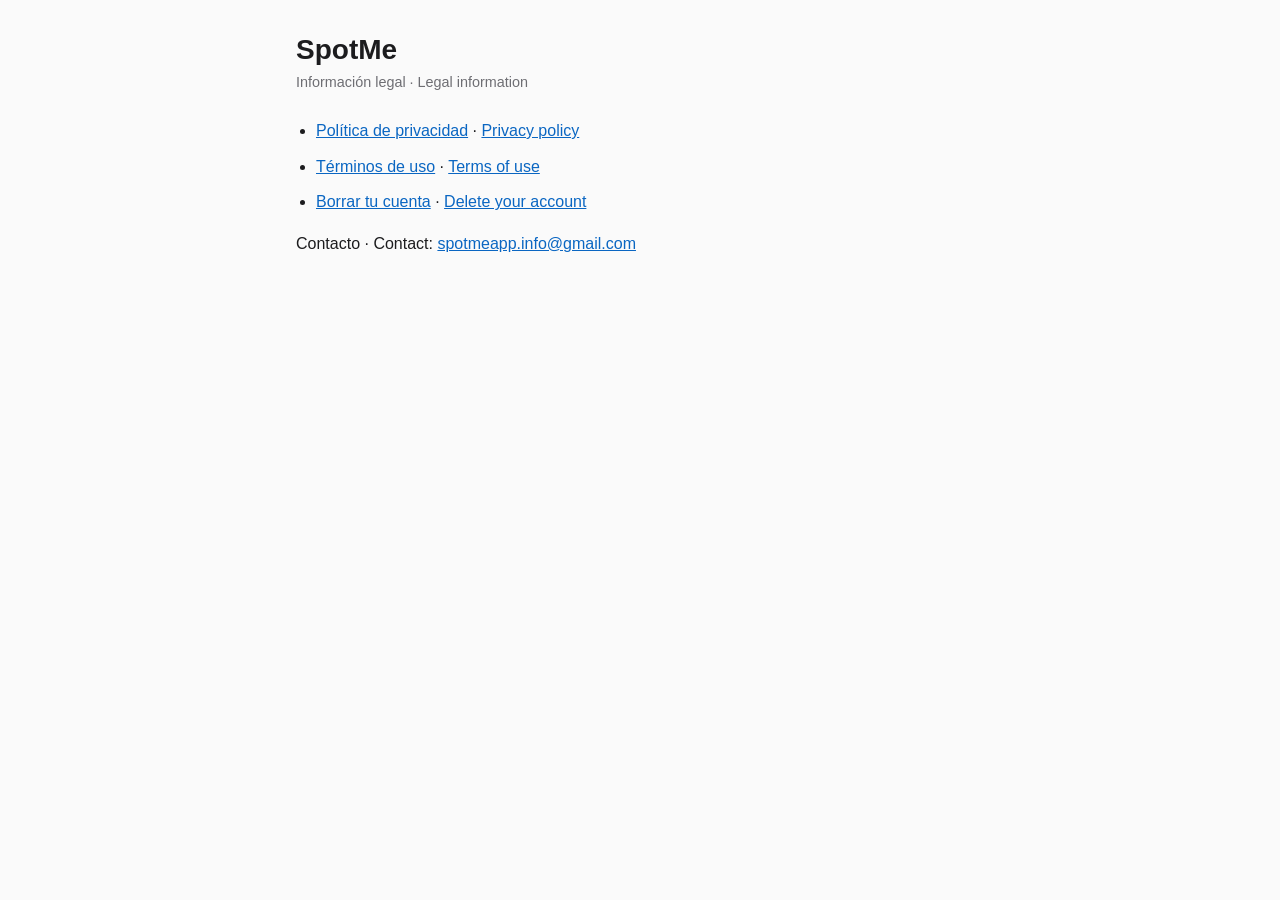
<file: index.html>
<!doctype html>
<html lang="es">
<head>
<meta charset="utf-8">
<meta name="viewport" content="width=device-width, initial-scale=1">
<title>SpotMe · Legal</title>
<link rel="stylesheet" href="style.css">
</head>
<body>
<main>
<h1>SpotMe</h1>
<p class="meta">Información legal · Legal information</p>
<ul>
<li><a href="privacidad.html">Política de privacidad</a> · <a href="privacy.html">Privacy policy</a></li>
<li><a href="terminos.html">Términos de uso</a> · <a href="terms.html">Terms of use</a></li>
<li><a href="borrar-cuenta.html">Borrar tu cuenta</a> · <a href="borrar-cuenta.html#en">Delete your account</a></li>
</ul>
<p>Contacto · Contact: <a href="mailto:spotmeapp.info@gmail.com">spotmeapp.info@gmail.com</a></p>
</main>
</body>
</html>
</file>
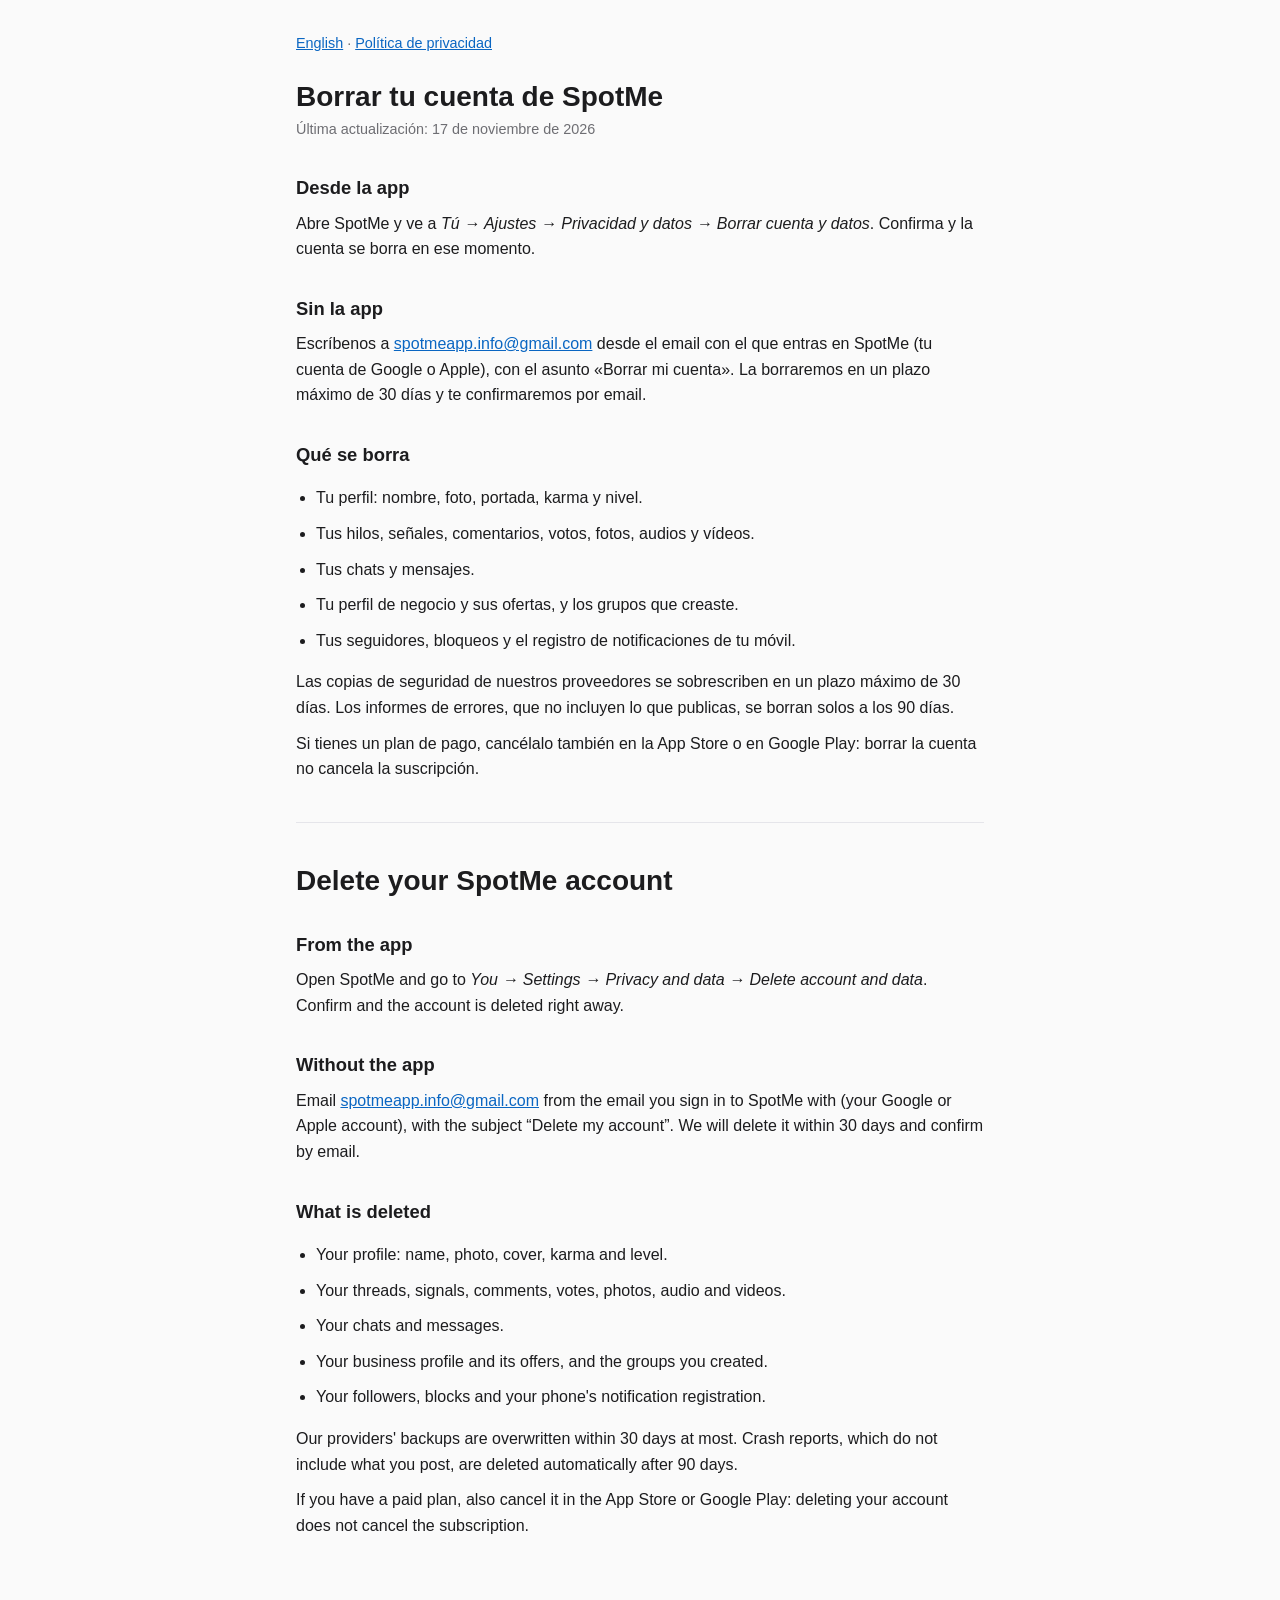
<file: borrar-cuenta.html>
<!doctype html>
<html lang="es">
<head>
<meta charset="utf-8">
<meta name="viewport" content="width=device-width, initial-scale=1">
<title>Borrar tu cuenta · SpotMe</title>
<link rel="stylesheet" href="style.css">
</head>
<body>
<main>
<nav><a href="#en">English</a> · <a href="privacidad.html">Política de privacidad</a></nav>
<h1>Borrar tu cuenta de SpotMe</h1>
<p class="meta">Última actualización: 17 de noviembre de 2026</p>

<h2>Desde la app</h2>
<p>Abre SpotMe y ve a <em>Tú → Ajustes → Privacidad y datos → Borrar cuenta y datos</em>. Confirma y la cuenta se borra en ese momento.</p>

<h2>Sin la app</h2>
<p>Escríbenos a <a href="mailto:spotmeapp.info@gmail.com?subject=Borrar%20mi%20cuenta%20de%20SpotMe">spotmeapp.info@gmail.com</a> desde el email con el que entras en SpotMe (tu cuenta de Google o Apple), con el asunto «Borrar mi cuenta». La borraremos en un plazo máximo de 30 días y te confirmaremos por email.</p>

<h2>Qué se borra</h2>
<ul>
<li>Tu perfil: nombre, foto, portada, karma y nivel.</li>
<li>Tus hilos, señales, comentarios, votos, fotos, audios y vídeos.</li>
<li>Tus chats y mensajes.</li>
<li>Tu perfil de negocio y sus ofertas, y los grupos que creaste.</li>
<li>Tus seguidores, bloqueos y el registro de notificaciones de tu móvil.</li>
</ul>
<p>Las copias de seguridad de nuestros proveedores se sobrescriben en un plazo máximo de 30 días. Los informes de errores, que no incluyen lo que publicas, se borran solos a los 90 días.</p>
<p>Si tienes un plan de pago, cancélalo también en la App Store o en Google Play: borrar la cuenta no cancela la suscripción.</p>

<hr id="en" style="border:0;border-top:1px solid var(--line);margin:40px 0">

<h1>Delete your SpotMe account</h1>

<h2>From the app</h2>
<p>Open SpotMe and go to <em>You → Settings → Privacy and data → Delete account and data</em>. Confirm and the account is deleted right away.</p>

<h2>Without the app</h2>
<p>Email <a href="mailto:spotmeapp.info@gmail.com?subject=Delete%20my%20SpotMe%20account">spotmeapp.info@gmail.com</a> from the email you sign in to SpotMe with (your Google or Apple account), with the subject “Delete my account”. We will delete it within 30 days and confirm by email.</p>

<h2>What is deleted</h2>
<ul>
<li>Your profile: name, photo, cover, karma and level.</li>
<li>Your threads, signals, comments, votes, photos, audio and videos.</li>
<li>Your chats and messages.</li>
<li>Your business profile and its offers, and the groups you created.</li>
<li>Your followers, blocks and your phone's notification registration.</li>
</ul>
<p>Our providers' backups are overwritten within 30 days at most. Crash reports, which do not include what you post, are deleted automatically after 90 days.</p>
<p>If you have a paid plan, also cancel it in the App Store or Google Play: deleting your account does not cancel the subscription.</p>
</main>
</body>
</html>
</file>
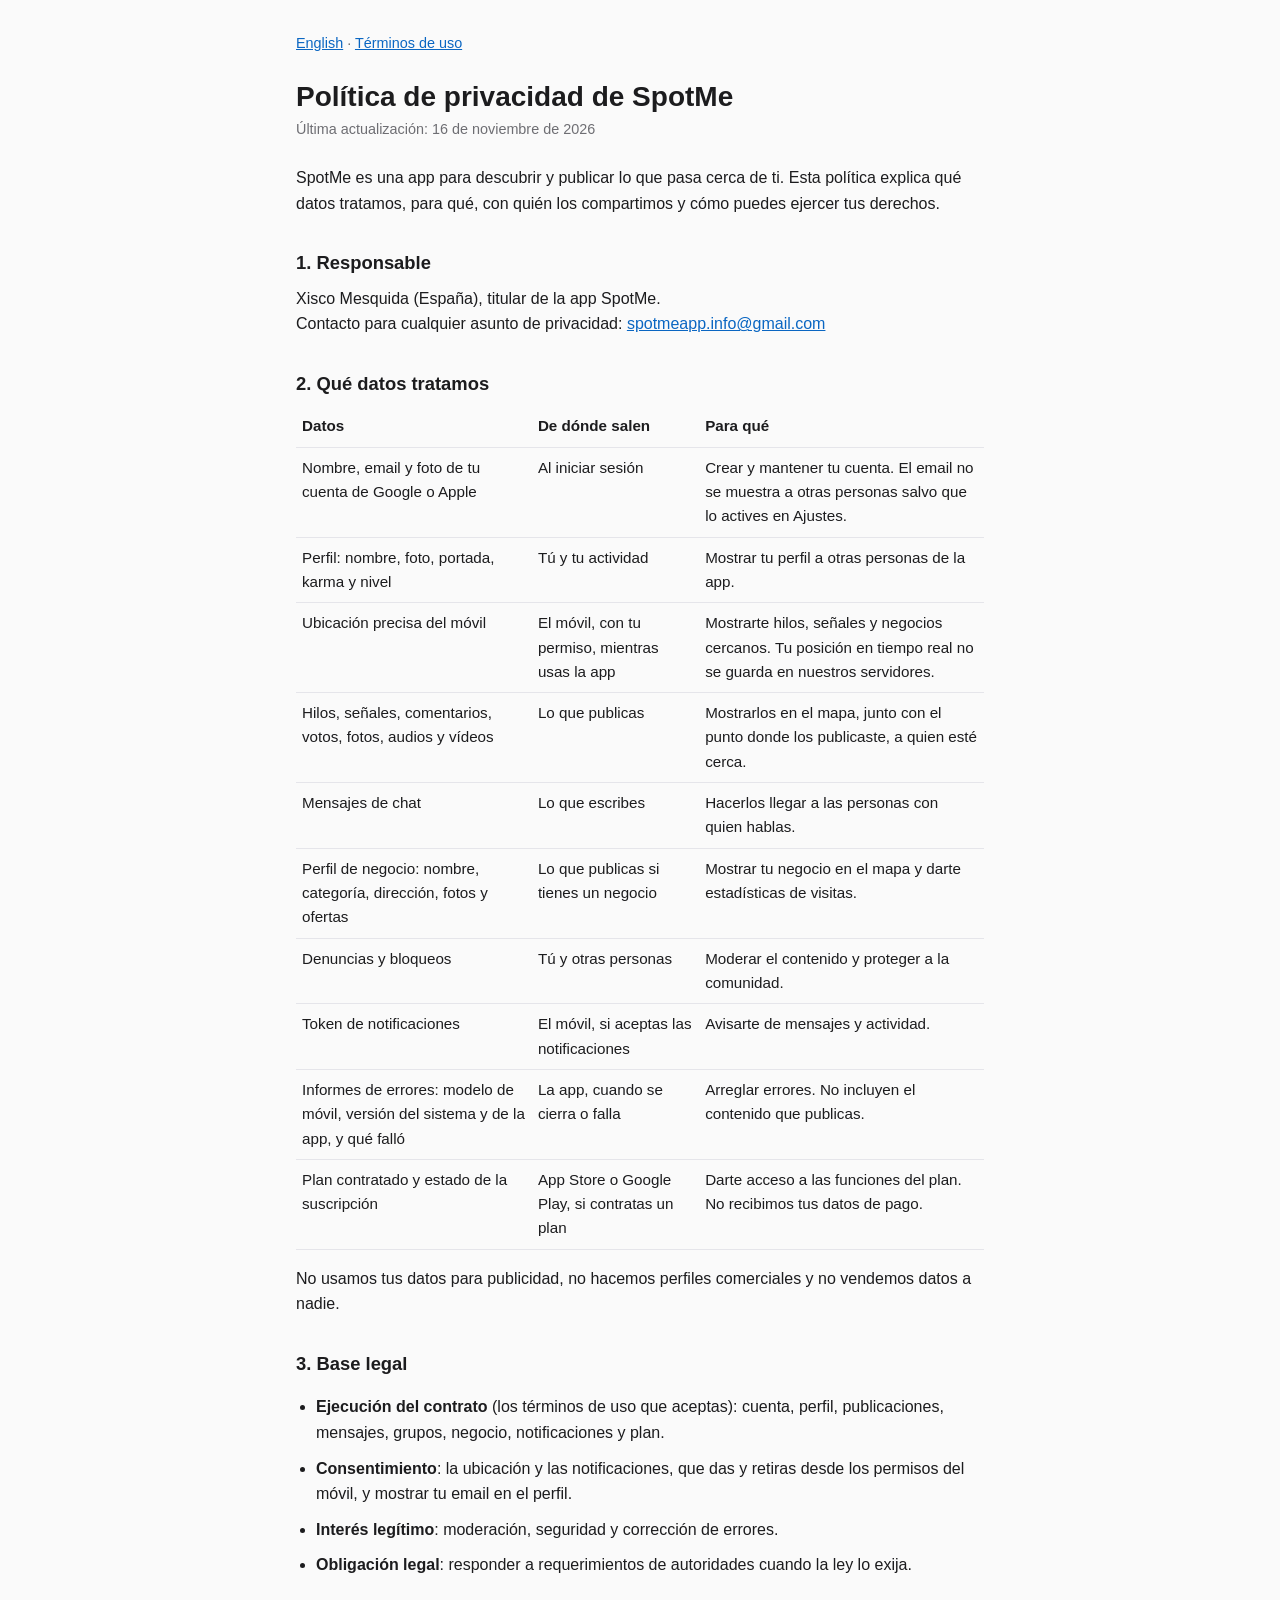
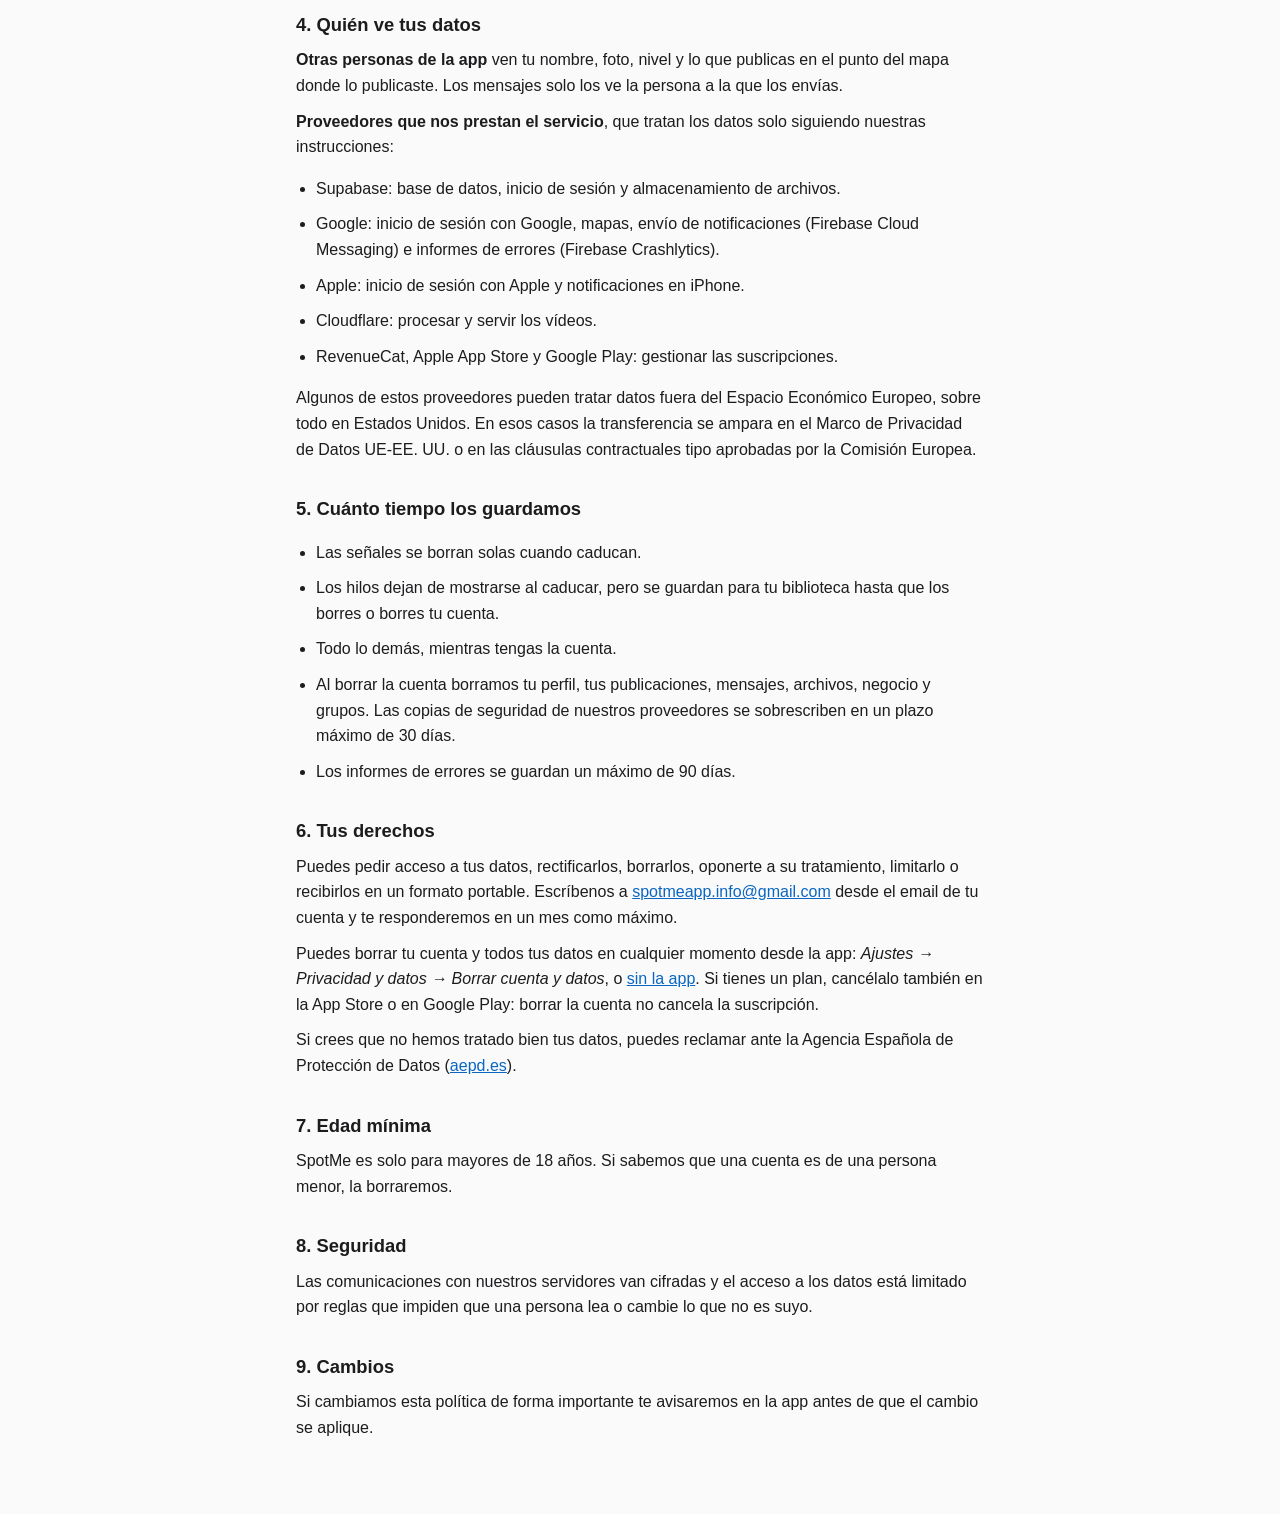
<file: privacidad.html>
<!doctype html>
<html lang="es">
<head>
<meta charset="utf-8">
<meta name="viewport" content="width=device-width, initial-scale=1">
<title>Política de privacidad · SpotMe</title>
<link rel="stylesheet" href="style.css">
</head>
<body>
<main>
<nav><a href="privacy.html">English</a> · <a href="terminos.html">Términos de uso</a></nav>
<h1>Política de privacidad de SpotMe</h1>
<p class="meta">Última actualización: 16 de noviembre de 2026</p>

<p>SpotMe es una app para descubrir y publicar lo que pasa cerca de ti. Esta política explica qué datos tratamos, para qué, con quién los compartimos y cómo puedes ejercer tus derechos.</p>

<h2>1. Responsable</h2>
<p>Xisco Mesquida (España), titular de la app SpotMe.<br>
Contacto para cualquier asunto de privacidad: <a href="mailto:spotmeapp.info@gmail.com">spotmeapp.info@gmail.com</a></p>

<h2>2. Qué datos tratamos</h2>
<table>
<thead><tr><th>Datos</th><th>De dónde salen</th><th>Para qué</th></tr></thead>
<tbody>
<tr><td>Nombre, email y foto de tu cuenta de Google o Apple</td><td>Al iniciar sesión</td><td>Crear y mantener tu cuenta. El email no se muestra a otras personas salvo que lo actives en Ajustes.</td></tr>
<tr><td>Perfil: nombre, foto, portada, karma y nivel</td><td>Tú y tu actividad</td><td>Mostrar tu perfil a otras personas de la app.</td></tr>
<tr><td>Ubicación precisa del móvil</td><td>El móvil, con tu permiso, mientras usas la app</td><td>Mostrarte hilos, señales y negocios cercanos. Tu posición en tiempo real no se guarda en nuestros servidores.</td></tr>
<tr><td>Hilos, señales, comentarios, votos, fotos, audios y vídeos</td><td>Lo que publicas</td><td>Mostrarlos en el mapa, junto con el punto donde los publicaste, a quien esté cerca.</td></tr>
<tr><td>Mensajes de chat</td><td>Lo que escribes</td><td>Hacerlos llegar a las personas con quien hablas.</td></tr>
<tr><td>Perfil de negocio: nombre, categoría, dirección, fotos y ofertas</td><td>Lo que publicas si tienes un negocio</td><td>Mostrar tu negocio en el mapa y darte estadísticas de visitas.</td></tr>
<tr><td>Denuncias y bloqueos</td><td>Tú y otras personas</td><td>Moderar el contenido y proteger a la comunidad.</td></tr>
<tr><td>Token de notificaciones</td><td>El móvil, si aceptas las notificaciones</td><td>Avisarte de mensajes y actividad.</td></tr>
<tr><td>Informes de errores: modelo de móvil, versión del sistema y de la app, y qué falló</td><td>La app, cuando se cierra o falla</td><td>Arreglar errores. No incluyen el contenido que publicas.</td></tr>
<tr><td>Plan contratado y estado de la suscripción</td><td>App Store o Google Play, si contratas un plan</td><td>Darte acceso a las funciones del plan. No recibimos tus datos de pago.</td></tr>
</tbody>
</table>
<p>No usamos tus datos para publicidad, no hacemos perfiles comerciales y no vendemos datos a nadie.</p>

<h2>3. Base legal</h2>
<ul>
<li><strong>Ejecución del contrato</strong> (los términos de uso que aceptas): cuenta, perfil, publicaciones, mensajes, grupos, negocio, notificaciones y plan.</li>
<li><strong>Consentimiento</strong>: la ubicación y las notificaciones, que das y retiras desde los permisos del móvil, y mostrar tu email en el perfil.</li>
<li><strong>Interés legítimo</strong>: moderación, seguridad y corrección de errores.</li>
<li><strong>Obligación legal</strong>: responder a requerimientos de autoridades cuando la ley lo exija.</li>
</ul>

<h2>4. Quién ve tus datos</h2>
<p><strong>Otras personas de la app</strong> ven tu nombre, foto, nivel y lo que publicas en el punto del mapa donde lo publicaste. Los mensajes solo los ve la persona a la que los envías.</p>
<p><strong>Proveedores que nos prestan el servicio</strong>, que tratan los datos solo siguiendo nuestras instrucciones:</p>
<ul>
<li>Supabase: base de datos, inicio de sesión y almacenamiento de archivos.</li>
<li>Google: inicio de sesión con Google, mapas, envío de notificaciones (Firebase Cloud Messaging) e informes de errores (Firebase Crashlytics).</li>
<li>Apple: inicio de sesión con Apple y notificaciones en iPhone.</li>
<li>Cloudflare: procesar y servir los vídeos.</li>
<li>RevenueCat, Apple App Store y Google Play: gestionar las suscripciones.</li>
</ul>
<p>Algunos de estos proveedores pueden tratar datos fuera del Espacio Económico Europeo, sobre todo en Estados Unidos. En esos casos la transferencia se ampara en el Marco de Privacidad de Datos UE-EE. UU. o en las cláusulas contractuales tipo aprobadas por la Comisión Europea.</p>

<h2>5. Cuánto tiempo los guardamos</h2>
<ul>
<li>Las señales se borran solas cuando caducan.</li>
<li>Los hilos dejan de mostrarse al caducar, pero se guardan para tu biblioteca hasta que los borres o borres tu cuenta.</li>
<li>Todo lo demás, mientras tengas la cuenta.</li>
<li>Al borrar la cuenta borramos tu perfil, tus publicaciones, mensajes, archivos, negocio y grupos. Las copias de seguridad de nuestros proveedores se sobrescriben en un plazo máximo de 30 días.</li>
<li>Los informes de errores se guardan un máximo de 90 días.</li>
</ul>

<h2>6. Tus derechos</h2>
<p>Puedes pedir acceso a tus datos, rectificarlos, borrarlos, oponerte a su tratamiento, limitarlo o recibirlos en un formato portable. Escríbenos a <a href="mailto:spotmeapp.info@gmail.com">spotmeapp.info@gmail.com</a> desde el email de tu cuenta y te responderemos en un mes como máximo.</p>
<p>Puedes borrar tu cuenta y todos tus datos en cualquier momento desde la app: <em>Ajustes → Privacidad y datos → Borrar cuenta y datos</em>, o <a href="borrar-cuenta.html">sin la app</a>. Si tienes un plan, cancélalo también en la App Store o en Google Play: borrar la cuenta no cancela la suscripción.</p>
<p>Si crees que no hemos tratado bien tus datos, puedes reclamar ante la Agencia Española de Protección de Datos (<a href="https://www.aepd.es">aepd.es</a>).</p>

<h2>7. Edad mínima</h2>
<p>SpotMe es solo para mayores de 18 años. Si sabemos que una cuenta es de una persona menor, la borraremos.</p>

<h2>8. Seguridad</h2>
<p>Las comunicaciones con nuestros servidores van cifradas y el acceso a los datos está limitado por reglas que impiden que una persona lea o cambie lo que no es suyo.</p>

<h2>9. Cambios</h2>
<p>Si cambiamos esta política de forma importante te avisaremos en la app antes de que el cambio se aplique.</p>
</main>
</body>
</html>
</file>
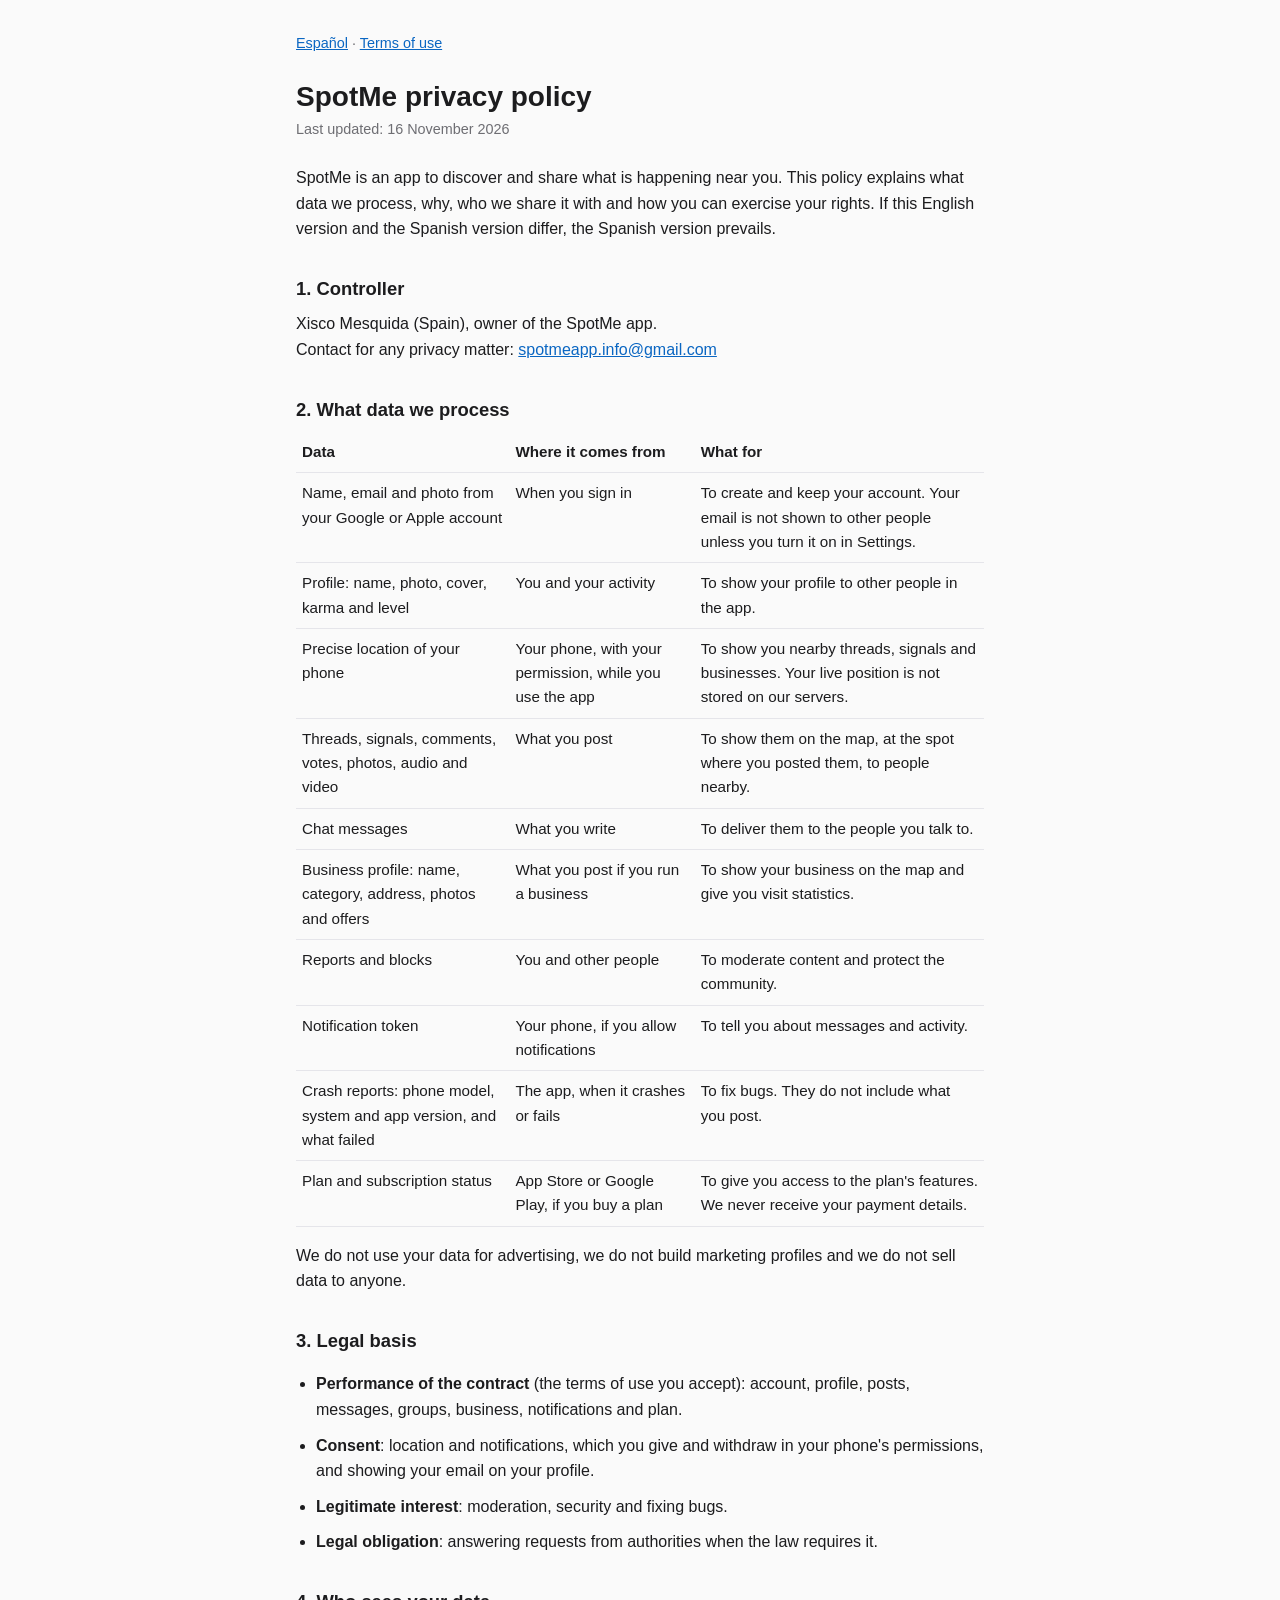
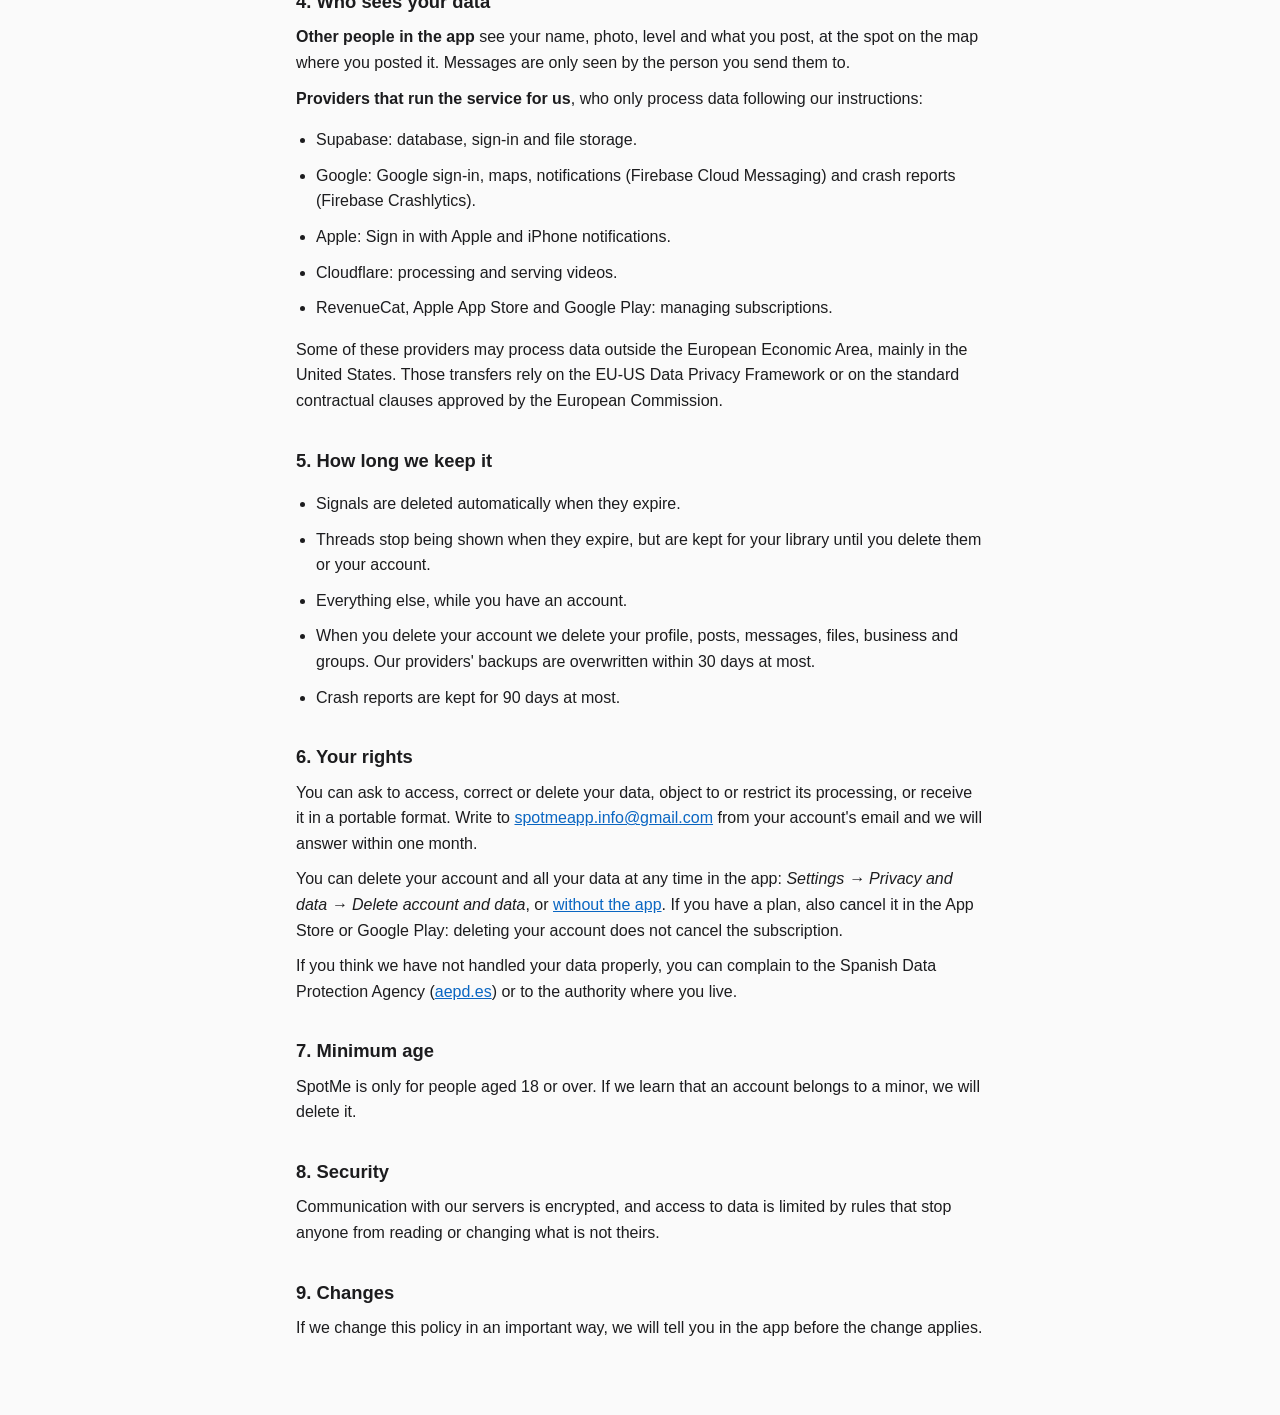
<file: privacy.html>
<!doctype html>
<html lang="en">
<head>
<meta charset="utf-8">
<meta name="viewport" content="width=device-width, initial-scale=1">
<title>Privacy policy · SpotMe</title>
<link rel="stylesheet" href="style.css">
</head>
<body>
<main>
<nav><a href="privacidad.html">Español</a> · <a href="terms.html">Terms of use</a></nav>
<h1>SpotMe privacy policy</h1>
<p class="meta">Last updated: 16 November 2026</p>

<p>SpotMe is an app to discover and share what is happening near you. This policy explains what data we process, why, who we share it with and how you can exercise your rights. If this English version and the Spanish version differ, the Spanish version prevails.</p>

<h2>1. Controller</h2>
<p>Xisco Mesquida (Spain), owner of the SpotMe app.<br>
Contact for any privacy matter: <a href="mailto:spotmeapp.info@gmail.com">spotmeapp.info@gmail.com</a></p>

<h2>2. What data we process</h2>
<table>
<thead><tr><th>Data</th><th>Where it comes from</th><th>What for</th></tr></thead>
<tbody>
<tr><td>Name, email and photo from your Google or Apple account</td><td>When you sign in</td><td>To create and keep your account. Your email is not shown to other people unless you turn it on in Settings.</td></tr>
<tr><td>Profile: name, photo, cover, karma and level</td><td>You and your activity</td><td>To show your profile to other people in the app.</td></tr>
<tr><td>Precise location of your phone</td><td>Your phone, with your permission, while you use the app</td><td>To show you nearby threads, signals and businesses. Your live position is not stored on our servers.</td></tr>
<tr><td>Threads, signals, comments, votes, photos, audio and video</td><td>What you post</td><td>To show them on the map, at the spot where you posted them, to people nearby.</td></tr>
<tr><td>Chat messages</td><td>What you write</td><td>To deliver them to the people you talk to.</td></tr>
<tr><td>Business profile: name, category, address, photos and offers</td><td>What you post if you run a business</td><td>To show your business on the map and give you visit statistics.</td></tr>
<tr><td>Reports and blocks</td><td>You and other people</td><td>To moderate content and protect the community.</td></tr>
<tr><td>Notification token</td><td>Your phone, if you allow notifications</td><td>To tell you about messages and activity.</td></tr>
<tr><td>Crash reports: phone model, system and app version, and what failed</td><td>The app, when it crashes or fails</td><td>To fix bugs. They do not include what you post.</td></tr>
<tr><td>Plan and subscription status</td><td>App Store or Google Play, if you buy a plan</td><td>To give you access to the plan's features. We never receive your payment details.</td></tr>
</tbody>
</table>
<p>We do not use your data for advertising, we do not build marketing profiles and we do not sell data to anyone.</p>

<h2>3. Legal basis</h2>
<ul>
<li><strong>Performance of the contract</strong> (the terms of use you accept): account, profile, posts, messages, groups, business, notifications and plan.</li>
<li><strong>Consent</strong>: location and notifications, which you give and withdraw in your phone's permissions, and showing your email on your profile.</li>
<li><strong>Legitimate interest</strong>: moderation, security and fixing bugs.</li>
<li><strong>Legal obligation</strong>: answering requests from authorities when the law requires it.</li>
</ul>

<h2>4. Who sees your data</h2>
<p><strong>Other people in the app</strong> see your name, photo, level and what you post, at the spot on the map where you posted it. Messages are only seen by the person you send them to.</p>
<p><strong>Providers that run the service for us</strong>, who only process data following our instructions:</p>
<ul>
<li>Supabase: database, sign-in and file storage.</li>
<li>Google: Google sign-in, maps, notifications (Firebase Cloud Messaging) and crash reports (Firebase Crashlytics).</li>
<li>Apple: Sign in with Apple and iPhone notifications.</li>
<li>Cloudflare: processing and serving videos.</li>
<li>RevenueCat, Apple App Store and Google Play: managing subscriptions.</li>
</ul>
<p>Some of these providers may process data outside the European Economic Area, mainly in the United States. Those transfers rely on the EU-US Data Privacy Framework or on the standard contractual clauses approved by the European Commission.</p>

<h2>5. How long we keep it</h2>
<ul>
<li>Signals are deleted automatically when they expire.</li>
<li>Threads stop being shown when they expire, but are kept for your library until you delete them or your account.</li>
<li>Everything else, while you have an account.</li>
<li>When you delete your account we delete your profile, posts, messages, files, business and groups. Our providers' backups are overwritten within 30 days at most.</li>
<li>Crash reports are kept for 90 days at most.</li>
</ul>

<h2>6. Your rights</h2>
<p>You can ask to access, correct or delete your data, object to or restrict its processing, or receive it in a portable format. Write to <a href="mailto:spotmeapp.info@gmail.com">spotmeapp.info@gmail.com</a> from your account's email and we will answer within one month.</p>
<p>You can delete your account and all your data at any time in the app: <em>Settings → Privacy and data → Delete account and data</em>, or <a href="borrar-cuenta.html#en">without the app</a>. If you have a plan, also cancel it in the App Store or Google Play: deleting your account does not cancel the subscription.</p>
<p>If you think we have not handled your data properly, you can complain to the Spanish Data Protection Agency (<a href="https://www.aepd.es">aepd.es</a>) or to the authority where you live.</p>

<h2>7. Minimum age</h2>
<p>SpotMe is only for people aged 18 or over. If we learn that an account belongs to a minor, we will delete it.</p>

<h2>8. Security</h2>
<p>Communication with our servers is encrypted, and access to data is limited by rules that stop anyone from reading or changing what is not theirs.</p>

<h2>9. Changes</h2>
<p>If we change this policy in an important way, we will tell you in the app before the change applies.</p>
</main>
</body>
</html>
</file>
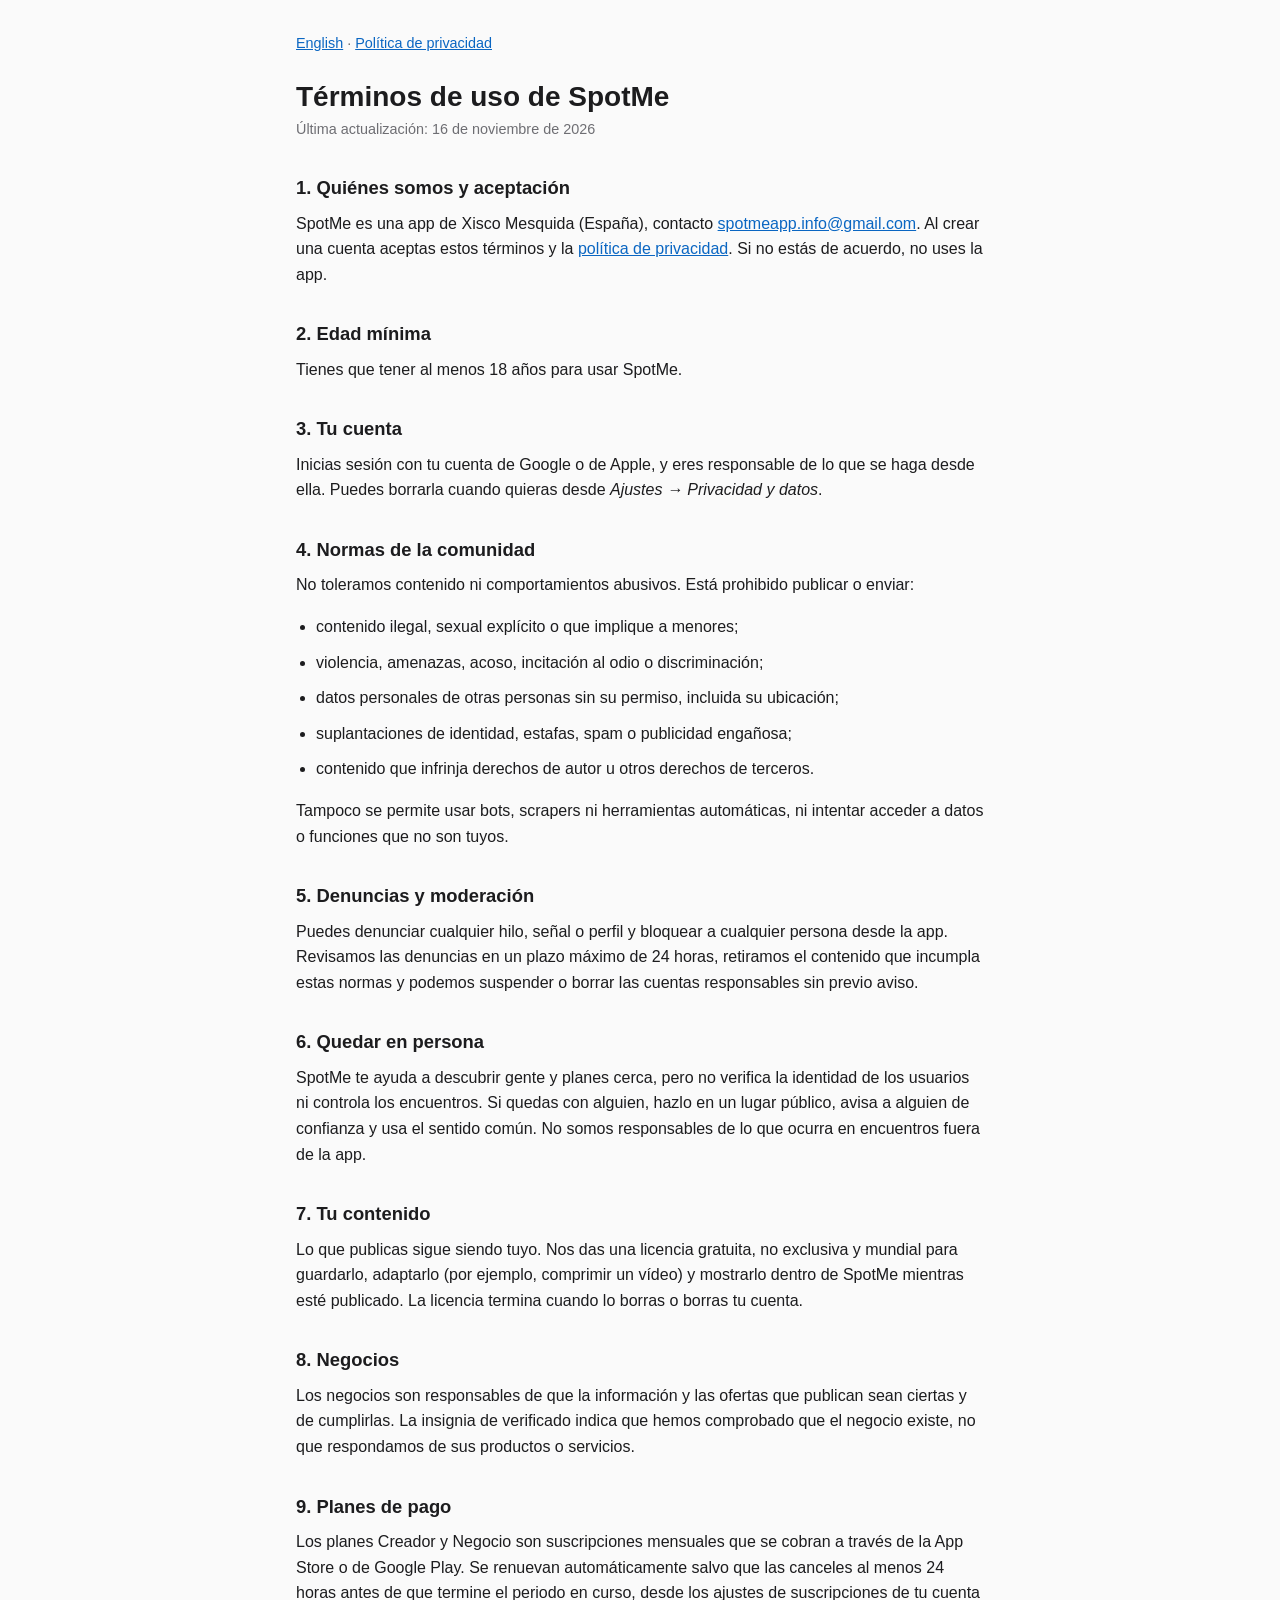
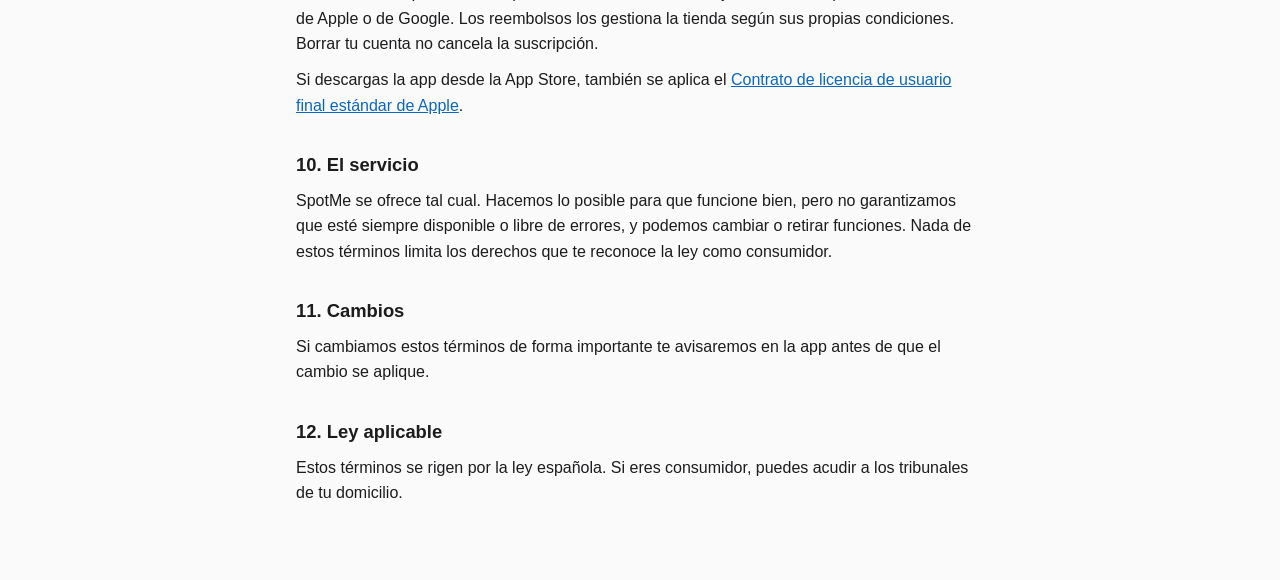
<file: terminos.html>
<!doctype html>
<html lang="es">
<head>
<meta charset="utf-8">
<meta name="viewport" content="width=device-width, initial-scale=1">
<title>Términos de uso · SpotMe</title>
<link rel="stylesheet" href="style.css">
</head>
<body>
<main>
<nav><a href="terms.html">English</a> · <a href="privacidad.html">Política de privacidad</a></nav>
<h1>Términos de uso de SpotMe</h1>
<p class="meta">Última actualización: 16 de noviembre de 2026</p>

<h2>1. Quiénes somos y aceptación</h2>
<p>SpotMe es una app de Xisco Mesquida (España), contacto <a href="mailto:spotmeapp.info@gmail.com">spotmeapp.info@gmail.com</a>. Al crear una cuenta aceptas estos términos y la <a href="privacidad.html">política de privacidad</a>. Si no estás de acuerdo, no uses la app.</p>

<h2>2. Edad mínima</h2>
<p>Tienes que tener al menos 18 años para usar SpotMe.</p>

<h2>3. Tu cuenta</h2>
<p>Inicias sesión con tu cuenta de Google o de Apple, y eres responsable de lo que se haga desde ella. Puedes borrarla cuando quieras desde <em>Ajustes → Privacidad y datos</em>.</p>

<h2>4. Normas de la comunidad</h2>
<p>No toleramos contenido ni comportamientos abusivos. Está prohibido publicar o enviar:</p>
<ul>
<li>contenido ilegal, sexual explícito o que implique a menores;</li>
<li>violencia, amenazas, acoso, incitación al odio o discriminación;</li>
<li>datos personales de otras personas sin su permiso, incluida su ubicación;</li>
<li>suplantaciones de identidad, estafas, spam o publicidad engañosa;</li>
<li>contenido que infrinja derechos de autor u otros derechos de terceros.</li>
</ul>
<p>Tampoco se permite usar bots, scrapers ni herramientas automáticas, ni intentar acceder a datos o funciones que no son tuyos.</p>

<h2>5. Denuncias y moderación</h2>
<p>Puedes denunciar cualquier hilo, señal o perfil y bloquear a cualquier persona desde la app. Revisamos las denuncias en un plazo máximo de 24 horas, retiramos el contenido que incumpla estas normas y podemos suspender o borrar las cuentas responsables sin previo aviso.</p>

<h2>6. Quedar en persona</h2>
<p>SpotMe te ayuda a descubrir gente y planes cerca, pero no verifica la identidad de los usuarios ni controla los encuentros. Si quedas con alguien, hazlo en un lugar público, avisa a alguien de confianza y usa el sentido común. No somos responsables de lo que ocurra en encuentros fuera de la app.</p>

<h2>7. Tu contenido</h2>
<p>Lo que publicas sigue siendo tuyo. Nos das una licencia gratuita, no exclusiva y mundial para guardarlo, adaptarlo (por ejemplo, comprimir un vídeo) y mostrarlo dentro de SpotMe mientras esté publicado. La licencia termina cuando lo borras o borras tu cuenta.</p>

<h2>8. Negocios</h2>
<p>Los negocios son responsables de que la información y las ofertas que publican sean ciertas y de cumplirlas. La insignia de verificado indica que hemos comprobado que el negocio existe, no que respondamos de sus productos o servicios.</p>

<h2>9. Planes de pago</h2>
<p>Los planes Creador y Negocio son suscripciones mensuales que se cobran a través de la App Store o de Google Play. Se renuevan automáticamente salvo que las canceles al menos 24 horas antes de que termine el periodo en curso, desde los ajustes de suscripciones de tu cuenta de Apple o de Google. Los reembolsos los gestiona la tienda según sus propias condiciones. Borrar tu cuenta no cancela la suscripción.</p>
<p>Si descargas la app desde la App Store, también se aplica el <a href="https://www.apple.com/legal/internet-services/itunes/dev/stdeula/">Contrato de licencia de usuario final estándar de Apple</a>.</p>

<h2>10. El servicio</h2>
<p>SpotMe se ofrece tal cual. Hacemos lo posible para que funcione bien, pero no garantizamos que esté siempre disponible o libre de errores, y podemos cambiar o retirar funciones. Nada de estos términos limita los derechos que te reconoce la ley como consumidor.</p>

<h2>11. Cambios</h2>
<p>Si cambiamos estos términos de forma importante te avisaremos en la app antes de que el cambio se aplique.</p>

<h2>12. Ley aplicable</h2>
<p>Estos términos se rigen por la ley española. Si eres consumidor, puedes acudir a los tribunales de tu domicilio.</p>
</main>
</body>
</html>
</file>
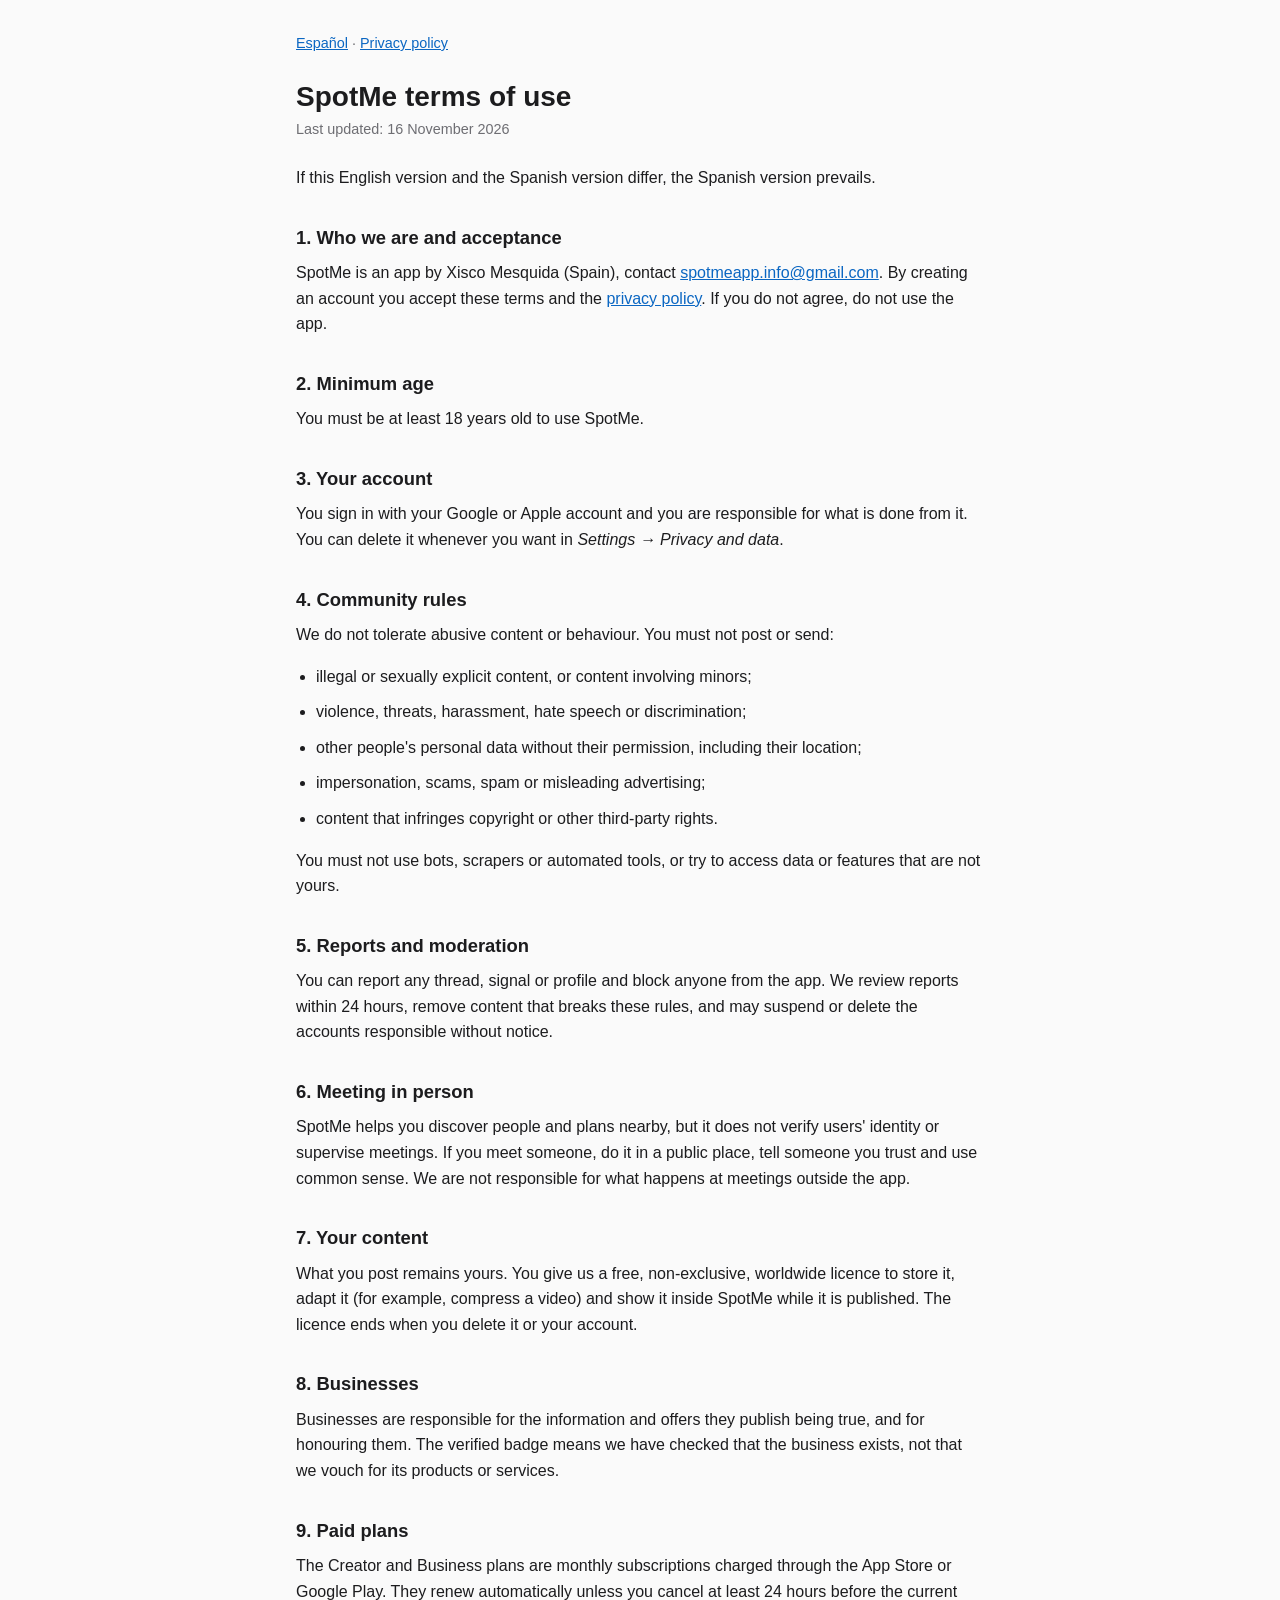
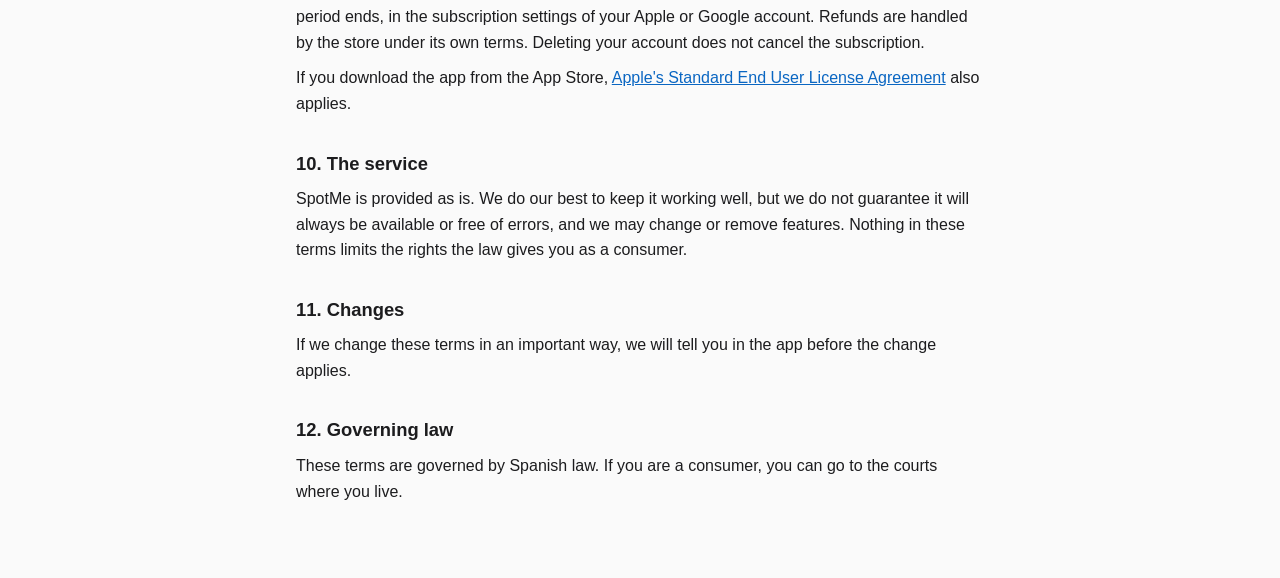
<file: terms.html>
<!doctype html>
<html lang="en">
<head>
<meta charset="utf-8">
<meta name="viewport" content="width=device-width, initial-scale=1">
<title>Terms of use · SpotMe</title>
<link rel="stylesheet" href="style.css">
</head>
<body>
<main>
<nav><a href="terminos.html">Español</a> · <a href="privacy.html">Privacy policy</a></nav>
<h1>SpotMe terms of use</h1>
<p class="meta">Last updated: 16 November 2026</p>
<p>If this English version and the Spanish version differ, the Spanish version prevails.</p>

<h2>1. Who we are and acceptance</h2>
<p>SpotMe is an app by Xisco Mesquida (Spain), contact <a href="mailto:spotmeapp.info@gmail.com">spotmeapp.info@gmail.com</a>. By creating an account you accept these terms and the <a href="privacy.html">privacy policy</a>. If you do not agree, do not use the app.</p>

<h2>2. Minimum age</h2>
<p>You must be at least 18 years old to use SpotMe.</p>

<h2>3. Your account</h2>
<p>You sign in with your Google or Apple account and you are responsible for what is done from it. You can delete it whenever you want in <em>Settings → Privacy and data</em>.</p>

<h2>4. Community rules</h2>
<p>We do not tolerate abusive content or behaviour. You must not post or send:</p>
<ul>
<li>illegal or sexually explicit content, or content involving minors;</li>
<li>violence, threats, harassment, hate speech or discrimination;</li>
<li>other people's personal data without their permission, including their location;</li>
<li>impersonation, scams, spam or misleading advertising;</li>
<li>content that infringes copyright or other third-party rights.</li>
</ul>
<p>You must not use bots, scrapers or automated tools, or try to access data or features that are not yours.</p>

<h2>5. Reports and moderation</h2>
<p>You can report any thread, signal or profile and block anyone from the app. We review reports within 24 hours, remove content that breaks these rules, and may suspend or delete the accounts responsible without notice.</p>

<h2>6. Meeting in person</h2>
<p>SpotMe helps you discover people and plans nearby, but it does not verify users' identity or supervise meetings. If you meet someone, do it in a public place, tell someone you trust and use common sense. We are not responsible for what happens at meetings outside the app.</p>

<h2>7. Your content</h2>
<p>What you post remains yours. You give us a free, non-exclusive, worldwide licence to store it, adapt it (for example, compress a video) and show it inside SpotMe while it is published. The licence ends when you delete it or your account.</p>

<h2>8. Businesses</h2>
<p>Businesses are responsible for the information and offers they publish being true, and for honouring them. The verified badge means we have checked that the business exists, not that we vouch for its products or services.</p>

<h2>9. Paid plans</h2>
<p>The Creator and Business plans are monthly subscriptions charged through the App Store or Google Play. They renew automatically unless you cancel at least 24 hours before the current period ends, in the subscription settings of your Apple or Google account. Refunds are handled by the store under its own terms. Deleting your account does not cancel the subscription.</p>
<p>If you download the app from the App Store, <a href="https://www.apple.com/legal/internet-services/itunes/dev/stdeula/">Apple's Standard End User License Agreement</a> also applies.</p>

<h2>10. The service</h2>
<p>SpotMe is provided as is. We do our best to keep it working well, but we do not guarantee it will always be available or free of errors, and we may change or remove features. Nothing in these terms limits the rights the law gives you as a consumer.</p>

<h2>11. Changes</h2>
<p>If we change these terms in an important way, we will tell you in the app before the change applies.</p>

<h2>12. Governing law</h2>
<p>These terms are governed by Spanish law. If you are a consumer, you can go to the courts where you live.</p>
</main>
</body>
</html>
</file>
<file: style.css>
:root {
  --bg: #fafafa;
  --fg: #1c1c1e;
  --muted: #6e6e73;
  --line: #e5e5ea;
  --link: #0a66c2;
}
@media (prefers-color-scheme: dark) {
  :root {
    --bg: #0b0b0c;
    --fg: #f2f2f7;
    --muted: #a1a1a6;
    --line: #2c2c2e;
    --link: #64b5ff;
  }
}
* { box-sizing: border-box; }
body {
  margin: 0;
  background: var(--bg);
  color: var(--fg);
  font: 16px/1.6 -apple-system, BlinkMacSystemFont, "Segoe UI", Roboto, sans-serif;
}
main { max-width: 720px; margin: 0 auto; padding: 32px 16px 64px; }
h1 { font-size: 1.75rem; line-height: 1.25; margin: 0 0 4px; }
h2 { font-size: 1.15rem; margin: 32px 0 8px; }
p, li { margin: 0 0 10px; }
ul { padding-left: 20px; }
a { color: var(--link); }
.meta { color: var(--muted); font-size: 0.9rem; margin-bottom: 24px; }
nav { font-size: 0.9rem; margin-bottom: 24px; color: var(--muted); }
table { width: 100%; border-collapse: collapse; font-size: 0.95rem; margin: 8px 0 16px; }
th, td { text-align: left; vertical-align: top; padding: 8px 6px; border-bottom: 1px solid var(--line); }
th { font-weight: 600; }
@media (max-width: 520px) {
  table, thead, tbody, tr, th, td { display: block; }
  thead { display: none; }
  td { border: 0; padding: 2px 0; }
  tr { border-bottom: 1px solid var(--line); padding: 8px 0; }
}
</file>
